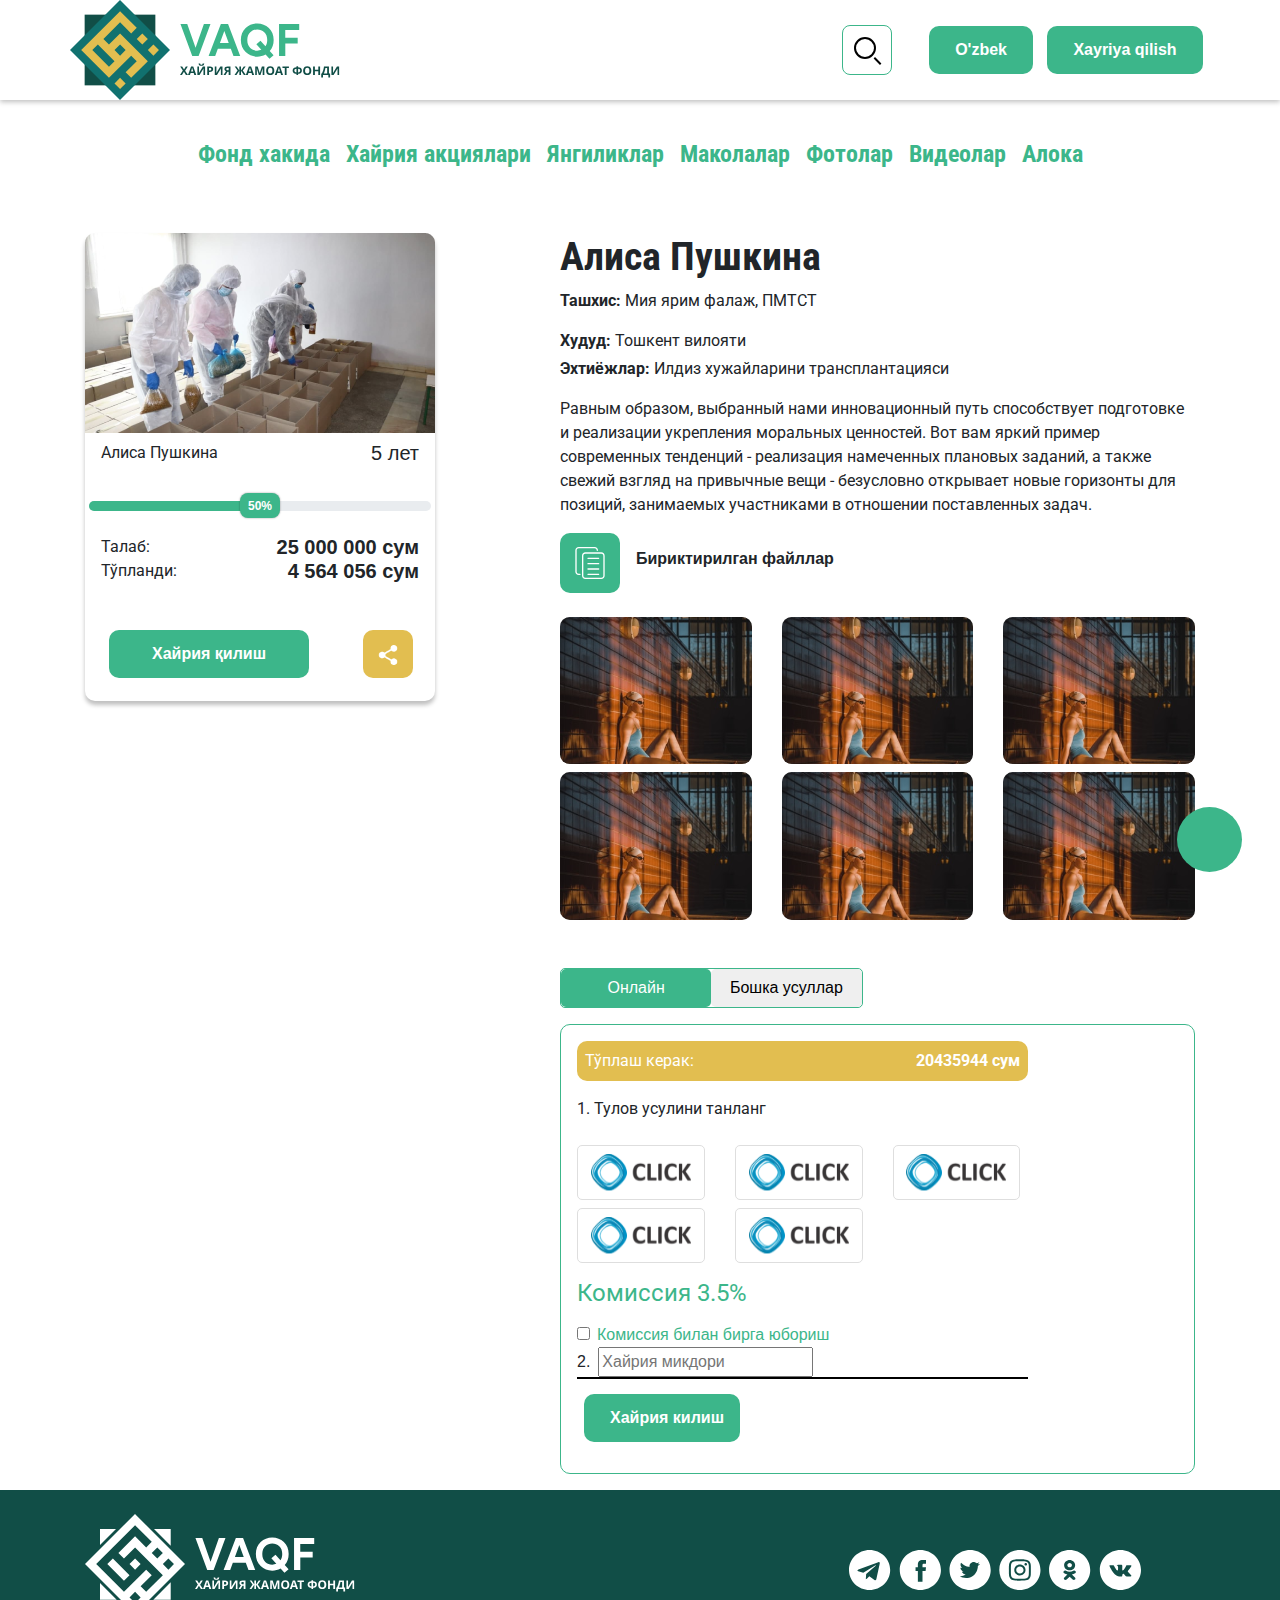
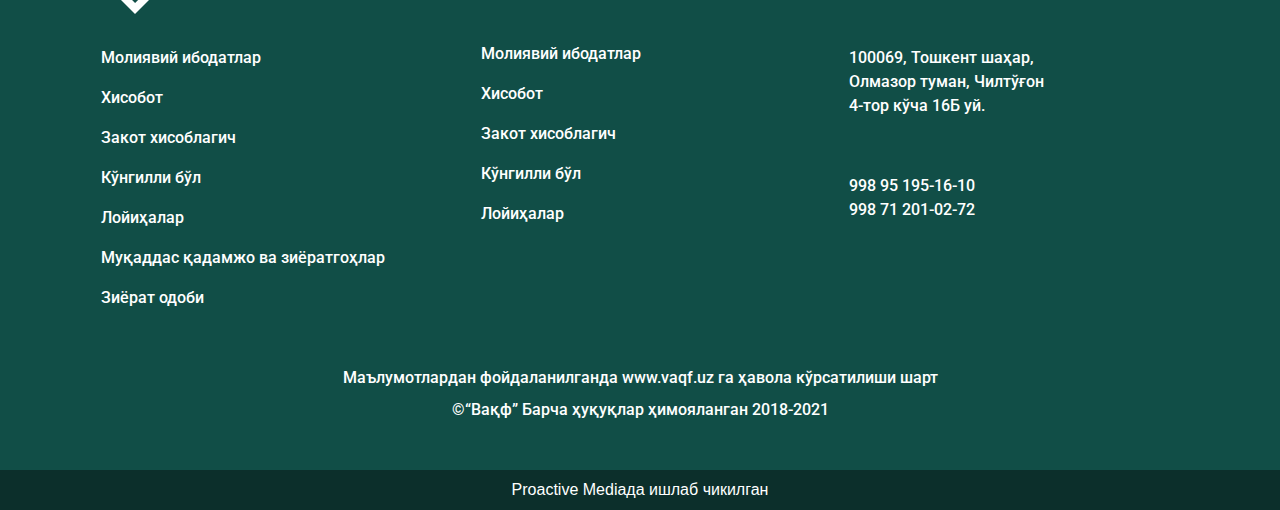
<file: card.html>
<!DOCTYPE html>
<html lang="en">
<head>
    <meta charset="UTF-8">
    <meta name="viewport" content="width=device-width, initial-scale=1, shrink-to-fit=no">
    <title>Card</title>
    <link rel="stylesheet" href="https://maxcdn.bootstrapcdn.com/bootstrap/4.0.0/css/bootstrap.min.css" integrity="sha384-Gn5384xqQ1aoWXA+058RXPxPg6fy4IWvTNh0E263XmFcJlSAwiGgFAW/dAiS6JXm" crossorigin="anonymous">
    <link rel="stylesheet" href="style.css">
    <link rel="stylesheet" href="footer.css">
    <link rel="stylesheet" href="header.css">
    <link rel="preconnect" href="https://fonts.gstatic.com">
    <link href="https://fonts.googleapis.com/css2?family=Ubuntu:ital,wght@0,400;0,500;0,700;1,400&display=swap" rel="stylesheet">
    <link rel="stylesheet" href="https://cdnjs.cloudflare.com/ajax/libs/font-awesome/5.15.3/css/all.min.css" integrity="sha512-iBBXm8fW90+nuLcSKlbmrPcLa0OT92xO1BIsZ+ywDWZCvqsWgccV3gFoRBv0z+8dLJgyAHIhR35VZc2oM/gI1w==" crossorigin="anonymous"/>
    <link href='http://fonts.googleapis.com/css?family=Roboto' rel='stylesheet' type='text/css'>
    <link rel="stylesheet" type="text/css" href="https://coco-factory.jp/ugokuweb/wp-content/themes/ugokuweb/data/reset.css">
</head>
<body class="bg-white">



<section class="header">
    <div class="shadow">
        <nav class="navbar container navbar-expand-lg navbar-light p-0">
            <a class="navbar-brand p-0 d-flex align-items-center" href="index.html">
                <img src="images/Logo.svg" alt="">
            </a>
            <button class="navbar-toggler" type="button" data-toggle="collapse" data-target="#navbarSupportedContent"
                    aria-controls="navbarSupportedContent" aria-expanded="false" aria-label="Toggle navigation">
                <span class="navbar-toggler-icon"></span>
            </button>


            <div class="collapse navbar-collapse" id="navbarSupportedContent">
                <ul class="navbar-nav align-items-center ml-auto">
                    <div class="container search-input">
                        <div>
                            <input type="text" placeholder="Search...">
                            <div class="search"></div>
                        </div>
                    </div>
                     <div style="width: unset" class="menu btn button_hover bg-transparent">
                        <div class="dropdown dropdown-5 color_back_btn ml-auto text-white my-2 my-sm-0">
                            O'zbek
                            <ul class="dropdown_menu dropdown_menu-5 pt-2">
                                <li class="dropdown_item-1">Ingliz</li>
                                <li class="dropdown_item-2">Rus</li>
                            </ul>
                            </dov>
                        </div>
                    </div>

                    <button type="submit" class="btn button_hover bg-transparent">
                        <div class="color_back_btn ml-auto text-white my-2 my-sm-0">Xayriya qilish</div>
                    </button>
                </ul>
            </div>
        </nav>
    </div>
    <div class="container pt-4 pb-4 d-flex justify-content-center">
        <div class="navbar navbar-expand">
            <ul class="navbar-nav">
                <li class="nav-item">
                    <a class="nav-link" href="fond-haqida.html"><h4 class="color_text font-weight-bold ">Фонд хакида</h4></a>
                </li>
                <li class="nav-item">
                    <a class="nav-link" href="xayriya-page.html"><h4 class="color_text font-weight-bold ">Хайрия акциялари</h4></a>
                </li>
                <li class="nav-item">
                    <a class="nav-link" href="yangiliklar-page.html"><h4 class="color_text font-weight-bold ">Янгиликлар</h4></a>
                </li>
                <li class="nav-item">
                    <a class="nav-link" href="#"><h4 class="color_text font-weight-bold ">Маколалар</h4></a>
                </li>
                <li class="nav-item">
                    <a class="nav-link" href="photo-page.html"><h4 class="color_text font-weight-bold ">Фотолар</h4></a>
                </li>
                <li class="nav-item">
                    <a class="nav-link" href="video-page.html"><h4 class="color_text font-weight-bold ">Видеолар</h4></a>
                </li>
                <li class="nav-item">
                    <a class="nav-link" href="#"><h4 class="color_text font-weight-bold ">Алока</h4></a>
                </li>
            </ul>

        </div>
    </div>
</section>
<section class="header_mobile d-none">
    <nav class="navbar container navbar-expand-lg navbar-light">
        <button style="height: 50px;width: 50px;display: flex;align-items: center;justify-content: center;border: 1px solid #3CB68A;border-radius: 8px;outline: none" id="toggle" class="navbar-toggler" onclick="mobile_toggle()" type="button">
            <div class="span p-1" ><img width="25px" src="image/img.png" alt=""></div>
        </button>
        <a class="navbar-brand p-0 d-flex align-items-center" href="#">
            <img width="200px" src="images/Logo.svg" alt="">
        </a>
        <div>
            <div class="open-btn d-none"></div>
            <div id="search-wrap" class="d-none">
                <div class="close-btn"><span></span><span></span></div>
                <div class="search-area">
                    <form role="search" method="get" action="">
                        <input type="text" value="" name="" id="search-text" placeholder="search">
                        <input type="submit" id="searchsubmit" value="">
                    </form>
                </div>
            </div>
        </div>
    </nav>
    <div id="mobile_items" class="d-none container">
        <ul class="navbar-nav">
            <li class="nav-item">
                <a class="nav-link" href="#"><h4 class="color_text font-weight-normal ">Фонд хакида</h4></a>
            </li>
            <li class="nav-item">
                <a class="nav-link" href="#"><h4 class="color_text font-weight-normal ">Хайрия акциялари</h4></a>
            </li>
            <li class="nav-item">
                <a class="nav-link" href="#"><h4 class="color_text font-weight-normal ">Янгиликлар</h4></a>
            </li>
            <li class="nav-item">
                <a class="nav-link" href="#"><h4 class="color_text font-weight-normal ">Маколалар</h4></a>
            </li>
            <li class="nav-item">
                <a class="nav-link" href="#"><h4 class="color_text font-weight-normal ">Фотолар</h4></a>
            </li>
            <li class="nav-item">
                <a class="nav-link" href="#"><h4 class="color_text font-weight-normal ">Видеолар</h4></a>
            </li>
            <li class="nav-item">
                <a class="nav-link" href="#"><h4 class="color_text font-weight-normal ">Алока</h4></a>
            </li>
        </ul>
        <div class="ml-auto">
            <button class="btn bg-white mr-4 main_dropMobile  d-block mt-2">UZ</button>
            <button class="btn bg-white mr-4 main_dropMobile  d-block mt-2">RU</button>
            <button class="btn bg-white mr-4 main_dropMobile  d-block mt-2">EN</button>
        </div>
    </div>
</section>


<section class="aksiya">
    <div class="container">
        <div class="row">
            <div class="col-lg-4 col-12 mt-3">
                <div style="box-shadow: 0px 4px 4px rgba(0, 0, 0, 0.25); border-radius: 10px;">
                    <a href="fond-haqida.html"><img class="card_img" src="image/newsimg.png" alt=""></a>
                    <div class="d-flex px-3 pt-2  justify-content-between">
                        <p>Алиса Пушкина</p>
                        <h5>5 лет</h5>
                    </div>
                    <div class="mx-1">
                        <div class="progress" style="height:10px">
                            <div class="progress-bar color_back" role="progressbar" style="border-radius: 5px;width: 50%" aria-valuenow="25" aria-valuemin="0" aria-valuemax="100">
                                <div class="button text-white">50%</div>
                            </div>
                        </div>
                    </div>
                    <div class="mx-3">
                        <div class="d-flex mt-4 justify-content-between">
                            <p class="mb-0">Талаб: </p>
                            <h5 class="mb-0 font-weight-bold">25 000 000 сум</h5>
                        </div>
                        <div class="d-flex justify-content-between">
                            <p>Тўпланди:</p>
                            <h5 class="font-weight-bold">4 564 056 сум</h5>
                        </div>
                        <div class="d-flex justify-content-between align-items-center pb-3 mt-4">
                            <button style="width: 215px;" type="submit" class="btn button_hover bg-transparent">
                                <div style="width: 200px;" class="color_back_btn ml-auto text-white my-sm-0"
                                >Хайрия қилиш
                                </div>
                            </button>
                             <button style="width: 63px;height: 62px" type="submit" class="btn button_hover3 bg-transparent">
                                <div style="width: 50px;" class="color_back_btn button_back_color ml-auto text-white text-center px-0 my-sm-0"><img height="20px" src="image/share.png" alt=""></div>
                            </button>
                        </div>
                    </div>
                </div>
            </div>
            <div class="col-lg-7 offset-lg-1 col-12 mt-3">
                <h1 class="font-weight-bold">Алиса Пушкина</h1>
                <p><span class="font-weight-bold">Ташхис: </span>Мия ярим фалаж, ПМТСТ</p>
                <p class="my-1"><span class="font-weight-bold">Худуд: </span>Тошкент вилояти</p>
                <p><span class="font-weight-bold">Эхтиёжлар: </span>Илдиз хужайларини трансплантацияси</p>
                <p class="mt-2">Равным образом, выбранный нами инновационный путь способствует подготовке и реализации укрепления моральных ценностей. Вот вам яркий пример современных тенденций - реализация намеченных плановых заданий, а также свежий взгляд на привычные вещи - безусловно открывает новые горизонты для позиций, занимаемых участниками в отношении поставленных задач.</p>
                <div class="d-flex align-items-center"><img src="images/alisa.svg" alt=""><h6 class="font-weight-bold ml-3">Бириктирилган файллар</h6></div>
                <div class="row mt-3">
                    <div class="col-lg-4 col-6 mt-2"><img class="border-radius" width="100%" src="images/fayl.svg" alt=""></div>
                    <div class="col-lg-4 col-6 mt-2"><img class="border-radius" width="100%" src="images/fayl.svg" alt=""></div>
                    <div class="col-lg-4 col-6 mt-2"><img class="border-radius" width="100%" src="images/fayl.svg" alt=""></div>
                    <div class="col-lg-4 col-6 mt-2"><img class="border-radius" width="100%" src="images/fayl.svg" alt=""></div>
                    <div class="col-lg-4 col-6 mt-2"><img class="border-radius" width="100%" src="images/fayl.svg" alt=""></div>
                    <div class="col-lg-4 col-6 mt-2"><img class="border-radius" width="100%" src="images/fayl.svg" alt=""></div>
                    <div class="col-lg-6 mt-5 mb-3">
                        <div class="d-flex button-group">
                            <button onclick="online()" class="btn w-50 text-white" id="online">Онлайн</button>
                            <button onclick="other()"  class="btn w-50" id="other">Бошка усуллар</button>
                        </div>
                    </div>
                    <div class="col-12 mb-3">
                        <div class="online-xayriya p-3">
                            <div class="need d-flex justify-content-between w-75 p-2">
                                <p class="text-white">Тўплаш керак:</p>
                                <p class="text-white font-weight-bold">20435944 сум</p>
                            </div>
                            <p class="mt-3">1. Тулов усулини танланг</p>
                            <div class="row">
                                <div class="col-lg-3 col-md-4 col-6 mt-2 text-center">
                                    <div class="brand p-2">
                                        <img src="images/clik.svg" alt="">
                                    </div>
                                </div>
                                <div class="col-lg-3 col-md-4 col-6 mt-2 text-center">
                                    <div class="brand p-2">
                                        <img src="images/clik.svg" alt="">
                                    </div>
                                </div>
                                <div class="col-lg-3 col-md-4 col-6 mt-2 text-center">
                                    <div class="brand p-2">
                                        <img src="images/clik.svg" alt="">
                                    </div>
                                </div>
                                <div class="col-lg-3 col-md-4 col-6 mt-2"></div>
                                <div class="col-lg-3 col-md-4 col-6 mt-2 text-center">
                                    <div class="brand p-2">
                                        <img src="images/clik.svg" alt="">
                                    </div>
                                </div>
                                <div class="col-lg-3 col-md-4 col-6 mt-2 text-center">
                                    <div class="brand p-2">
                                        <img src="images/clik.svg" alt="">
                                    </div>
                                </div>
                            </div>
                            <p style="font-size: 24px;line-height: 28px;color: #3CB68A;" class="mt-3">Комиссия 3.5%</p>
                            <div class="form-check">
                                <input class="form-check-input" type="checkbox" value="" id="flexCheckChecked" >
                                <label class="form-check-label" for="flexCheckChecked">
                                    Комиссия билан бирга юбориш
                                </label>
                            </div>
                            <span>2.</span><input class="ml-2" style="outline: none" type="text" placeholder="Хайрия микдори">
                            <div class="w-75" style="height: 2px;background-color: black"></div>
                                <button type="submit" class="btn my-2 button_hover bg-transparent">
                                    <div class="color_back_btn ml-auto text-white my-2 my-sm-0">Хайрия килиш</div>
                                </button>
                        </div>
                       <div class="boshqa_usul d-none p-3">
                           <div id="accordion">
                               <div class="card">
                                   <div class="card-header" id="heading-1">
                                       <h5 class="mb-0">
                                           <a role="button" style="text-decoration: none" data-toggle="collapse" href="#collapse-1" aria-expanded="false" aria-controls="collapse-1">
                                               Жамгарма нима килади
                                           </a>
                                       </h5>
                                   </div>
                                   <div id="collapse-1" class="collapse" data-parent="#accordion" aria-labelledby="heading-1">
                                       <div class="card-body">
                                           Жамгарма нима килади
                                       </div>
                                   </div>
                               </div>
                               <div class="card">
                                   <div class="card-header" id="heading-2">
                                       <h5 class="mb-0">
                                           <a class="collapsed" style="text-decoration: none" role="button" data-toggle="collapse" href="#collapse-2" aria-expanded="false" aria-controls="collapse-2">
                                               Хайрия пуллари каерга кетади
                                           </a>
                                       </h5>
                                   </div>
                                   <div id="collapse-2" class="collapse" data-parent="#accordion" aria-labelledby="heading-2">
                                       <div class="card-body">
                                           Text 2
                                       </div>
                                   </div>
                               </div>
                               <div class="card">
                                   <div class="card-header" id="heading-3">
                                       <h5 class="mb-0">
                                           <a style="text-decoration: none" class="collapsed" role="button" data-toggle="collapse" href="#collapse-3" aria-expanded="false" aria-controls="collapse-3">
                                               Жамгармани ривожлантириш учун кандай маблак
                                               манбалари мавжуд
                                           </a>
                                       </h5>
                                   </div>
                                   <div id="collapse-3" class="collapse" data-parent="#accordion" aria-labelledby="heading-3">
                                       <div class="card-body">
                                           Text 3
                                       </div>
                                   </div>
                               </div>
                               <div class="card">
                                   <div class="card-header" id="heading-4">
                                       <h5 class="mb-0">
                                           <a style="text-decoration: none" class="collapsed" role="button" data-toggle="collapse" href="#collapse-4" aria-expanded="false" aria-controls="collapse-4">
                                               Жамгарма учун кандай лойихалар режалаштирилган
                                           </a>
                                       </h5>
                                   </div>
                                   <div id="collapse-4" style="text-decoration: none" class="collapse" data-parent="#accordion" aria-labelledby="heading-4">
                                       <div class="card-body">
                                           Text 3
                                       </div>
                                   </div>
                               </div>
                               <div class="card">
                                   <div class="card-header" id="heading-5">
                                       <h5 class="mb-0">
                                           <a style="text-decoration: none" class="collapsed" role="button" data-toggle="collapse" href="#collapse-5" aria-expanded="false" aria-controls="collapse-5">
                                               Жисмоний шахслар кандай ёрдам бериши мумкин
                                           </a>
                                       </h5>
                                   </div>
                                   <div id="collapse-5" style="text-decoration: none" class="collapse" data-parent="#accordion" aria-labelledby="heading-5">
                                       <div class="card-body">
                                           Text 3
                                       </div>
                                   </div>
                               </div>
                           </div>
                       </div>
                    </div>
                </div>
            </div>
        </div>
    </div>
</section>

<section class="footer">
    <div class="container">
        <div class="row pt-4">
            <div class="col-md-4">
                <a class="navbar-brand p-0 d-flex align-items-center" href="#">
                    <img src="images/logofooter.svg" alt="">
                </a>
                <ul class="nav flex-column mt-4">
                    <li class="nav-item">
                        <a class="nav-link text-white " href="#"><p class="font-family-bold">Молиявий ибодатлар</p></a>
                    </li>
                    <li class="nav-item">
                        <a class="nav-link text-white " href="#"><p class="font-family-bold">Хисобот</p></a>
                    </li>
                    <li class="nav-item">
                        <a class="nav-link text-white " href="#"><p class="font-family-bold">Закот хисоблагич</p></a>
                    </li>
                    <li class="nav-item">
                        <a class="nav-link text-white " href="#"><p class="font-family-bold">Кўнгилли бўл</p></a>
                    </li>
                    <li class="nav-item">
                        <a class="nav-link text-white " href="#"><p class="font-family-bold">Лойиҳалар</p></a>
                    </li>
                    <li class="nav-item">
                        <a class="nav-link text-white " href="#"><p class="font-family-bold">Муқаддас қадамжо ва зиёратгоҳлар</p></a>
                    </li>
                    <li class="nav-item">
                        <a class="nav-link text-white " href="#"><p class="font-family-bold">Зиёрат одоби</p></a>
                    </li>
                </ul>
            </div>
            <div class="col-md-4 mt-5 pt-5">
                <ul class="nav flex-column mt-4">
                    <li class="nav-item">
                        <a class="nav-link text-white " href="#"><p class="font-family-bold">Молиявий ибодатлар</p></a>
                    </li>
                    <li class="nav-item">
                        <a class="nav-link text-white " href="#"><p class="font-family-bold">Хисобот</p></a>
                    </li>
                    <li class="nav-item">
                        <a class="nav-link text-white " href="#"><p class="font-family-bold">Закот хисоблагич</p></a>
                    </li>
                    <li class="nav-item">
                        <a class="nav-link text-white " href="#"><p class="font-family-bold">Кўнгилли бўл</p></a>
                    </li>
                    <li class="nav-item">
                        <a class="nav-link text-white " href="#"><p class="font-family-bold">Лойиҳалар</p></a>
                    </li>
                </ul>
            </div>
            <div class="col-md-4 mt-2">
                <ul class="nav mt-4">
                    <li class="nav-item">
                        <a class="nav-link text-white p-1" href="#"><img src="images/Telegram.svg" alt=""></a>
                    </li>
                    <li class="nav-item">
                        <a class="nav-link text-white p-1" href="#"><img src="images/Facebook.svg" alt=""></a>
                    </li>
                    <li class="nav-item">
                        <a class="nav-link text-white p-1" href="#"><img src="images/Twitter.svg" alt=""></a>
                    </li>
                    <li class="nav-item">
                        <a class="nav-link text-white p-1" href="#"><img src="images/Instagram.svg" alt=""></a>
                    </li>
                    <li class="nav-item">
                        <a class="nav-link text-white p-1" href="#"><img src="images/OK.svg" alt=""></a>
                    </li>
                    <li class="nav-item">
                        <a class="nav-link text-white p-1" href="#"><img src="images/VK.svg" alt=""></a>
                    </li>
                </ul>
                <a class="nav-link mt-5 text-white p-1" href="#" style="width: 218px;">
                    <p>
                        100069, Тошкент шаҳар, Олмазор туман, Чилтўғон 4-тор кўча 16Б уй.
                    </p>
                </a>
                <a class="nav-link mt-5 text-white p-1" href="#" style="width: 155px;">
                    <p>998 95 195-16-10
                        998 71 201-02-72
                    </p>
                </a>

            </div>
            <div class="col-12 my-5 text-center">
                <p class="text-white">Маълумотлардан фойдаланилганда www.vaqf.uz га ҳавола кўрсатилиши шарт</p>
                <p class="text-white mt-2">©“Вақф” Барча ҳуқуқлар ҳимояланган 2018-2021</p>
            </div>
        </div>
    </div>
</section>
<section class="footer-mobile d-none">
    <div class="container">
        <div class="row pt-4">

            <div class="col-md-4">
                <a class="navbar-brand p-0 d-flex align-items-center" href="#">
                    <img height="100px" src="images/logofooter.svg" alt="">
                </a>
                <div class="mt-2">
                    <ul class="nav mt-4">
                        <li class="nav-item">
                            <a class="nav-link text-white p-1" href="#"><img src="images/Telegram.svg" alt=""></a>
                        </li>
                        <li class="nav-item">
                            <a class="nav-link text-white p-1" href="#"><img src="images/Facebook.svg" alt=""></a>
                        </li>
                        <li class="nav-item">
                            <a class="nav-link text-white p-1" href="#"><img src="images/Twitter.svg" alt=""></a>
                        </li>
                        <li class="nav-item">
                            <a class="nav-link text-white p-1" href="#"><img src="images/Instagram.svg" alt=""></a>
                        </li>
                        <li class="nav-item">
                            <a class="nav-link text-white p-1" href="#"><img src="images/OK.svg" alt=""></a>
                        </li>
                        <li class="nav-item">
                            <a class="nav-link text-white p-1" href="#"><img src="images/VK.svg" alt=""></a>
                        </li>
                    </ul>
                    <a class="nav-link mt-5 text-white p-1 font-weight-bold" href="#" style="width: 218px;">100069, Тошкент шаҳар, Олмазор туман, Чилтўғон 4-тор кўча 16Б уй.</a>
                    <a class="nav-link mt-5 text-white p-1 font-weight-bold" href="#" style="width: 155px;"> 998 95 195-16-10
                        998 71 201-02-72
                    </a>

                </div>
                <div class="border mt-3 w-100"></div>
                <ul class="nav flex-column mt-4">
                    <li class="nav-item">
                        <a class="nav-link text-white p-0" href="#"><p class="mb-0 font-weight-bold font-family-bold">Молиявий ибодатлар</p></a>
                    </li>
                    <li class="nav-item">
                        <a class="nav-link text-white p-0" href="#"><p class="mb-0 font-weight-bold font-family-bold">Хисобот</p></a>
                    </li>
                    <li class="nav-item">
                        <a class="nav-link text-white p-0" href="#"><p class="fmb-0 font-weight-bold ont-family-bold">Закот хисоблагич</p></a>
                    </li>
                    <li class="nav-item">
                        <a class="nav-link text-white p-0" href="#"><p class="mb-0 font-weight-bold font-family-bold">Кўнгилли бўл</p></a>
                    </li>
                    <li class="nav-item">
                        <a class="nav-link text-white p-0" href="#"><p class="mb-0 font-weight-bold font-family-bold">Лойиҳалар</p></a>
                    </li>
                    <li class="nav-item">
                        <a class="nav-link text-white p-0" href="#"><p class="mb-0 font-weight-bold font-family-bold">Муқаддас қадамжо ва зиёратгоҳлар</p></a>
                    </li>
                    <li class="nav-item">
                        <a class="nav-link text-white p-0" href="#"><p class="mb-0 font-weight-bold font-family-bold">Зиёрат одоби</p></a>
                    </li>
                </ul>
                <div class="border mt-3 w-100"></div>
            </div>

            <div class="col-md-4 mt-3">
                <ul class="nav flex-column mt-4">
                    <li class="nav-item">
                        <a class="nav-link text-white p-0" href="#"><p class="mb-0 font-family-bold font-weight-bold">Молиявий ибодатлар</p></a>
                    </li>
                    <li class="nav-item">
                        <a class="nav-link text-white p-0" href="#"><p class="mb-0 font-family-bold font-weight-bold">Хисобот</p></a>
                    </li>
                    <li class="nav-item">
                        <a class="nav-link text-white p-0" href="#"><p class="mb-0 font-family-bold font-weight-bold">Закот хисоблагич</p></a>
                    </li>
                    <li class="nav-item">
                        <a class="nav-link text-white p-0" href="#"><p class="mb-0 font-family-bold font-weight-bold">Кўнгилли бўл</p></a>
                    </li>
                    <li class="nav-item">
                        <a class="nav-link text-white p-0" href="#"><p class="mb-0 font-family-bold font-weight-bold">Лойиҳалар</p></a>
                    </li>
                </ul>
            </div>
            <div class="col-12 my-3 text-center">
                <p class="text-white font-weight-bold">Маълумотлардан фойдаланилганда www.vaqf.uz га ҳавола кўрсатилиши шарт</p>
                <p class="text-white mt-2 font-weight-bold">©“Вақф” Барча ҳуқуқлар ҳимояланган 2018-2021</p>
            </div>
        </div>
    </div>
</section>
<section class="proactive py-2 text-center">
    <a href="" class="text-white">Proactive Mediaда ишлаб чикилган</a>
</section>
<button class="scroll" onclick="topFunction()" id="myBtn"  title="Go to top"><div class="scroll_div"><span class="fa fa-angle-up"></span></div></button>
<script src="https://code.jquery.com/jquery-3.4.1.min.js"></script>
<script src="https://coco-factory.jp/ugokuweb/wp-content/themes/ugokuweb/data/7-2-2/js/7-2-2.js"></script>
<script src="https://stackpath.bootstrapcdn.com/bootstrap/4.3.1/js/bootstrap.min.js" ></script>
<script src="script.js"></script>
</body>
</html>
</file>
<file: style.css>
@import url('https://fonts.googleapis.com/css2?family=Roboto+Condensed:ital,wght@0,300;0,400;0,700;1,300;1,400;1,700&display=swap');
@import url('https://fonts.googleapis.com/css2?family=Roboto:ital,wght@0,100;0,300;0,400;0,500;0,700;0,900;1,100;1,300;1,400;1,500;1,700;1,900&display=swap');

.color_text {
    color: #3CB68A;
}
.color_back {
    background: #3CB68A;
    font-weight: bold;
}
.anim {
    width: 200px!important;
}
.border_share {
    border-radius: 10px;
}
h1{
    font-family: 'Roboto Condensed', sans-serif;
}
p{
    font-family: 'Roboto', sans-serif;
}
button{
    font-weight: bold;
}

.page-item .page-link {
    width: 50px;
    height: 50px;
    border-radius: 50%;
    display: flex;
    align-items: center;
    justify-content: center;
    margin: 0 10px;
    background: #E8E8E8;
}
.text{
    text-decoration: none!important;
}
.page-item .prev {
    border-radius: 50% !important;
}
.page-item .next {
    border-radius: 50% !important;
}
.button_hover{
    border-radius: 15px;
    padding: 3px;
    outline: none!important;
    border: 4px solid transparent;
    width: 170px;
}
.button_hover3{
    border-radius: 15px;
    padding: 3px;
    outline: none!important;
    border: 4px solid transparent;
    width: 170px;
}
.button_hover1{
    border-radius: 15px;
    padding: 3px;
    outline: none!important;
    border: 4px solid transparent;
    width: 380px;
}
.color_back_btn {
    background: #3CB68A;
    font-weight: bold;
    padding: 12px 26px;
    border-radius: 10px;
}
.color_back_btn2 {
    background: #3CB68A;
    font-weight: bold;
    padding: 4px;
    border-radius: 10px;
}
.button_hover1:hover{
    border: 4px solid #3CB68A;
}
.button_hover3:hover{
    border: 4px solid #E2BE50;
}
.pagination .page-item .page-link {
    color: #000000;
}
.text-decoration-none{
    text-decoration: none!important;
}
.button_hover:hover{
    border: 4px solid #3CB68A;
}
.card_img{
    width: 100%;
}
.drop {
    min-width: 100%;
    position: absolute;
    top: 100%;
    left: 0;

    border-radius: 5px;
    height: 0;
}
.input_tolov:focus {
    box-shadow:  inset 0 0 0 1px #3CB68A, 0 0 3px 1px #3CB68A;;
    outline: none;
}

.input_tolov {
    border-radius: 10px;
    padding: 10px;
    box-shadow: inset 0px 0px 4px rgba(0, 0, 0, 0.25);
    border: none;
    outline: none;
    width: 380px;
}
.lang {
    padding: 0.25rem 1rem;
}
.main_drop {
    width: 50px;
    height: 50px;
    background-color: white!important;
    border: 1px solid #3CB68A;
    border-radius: 8px;
    font-size: 24px;
}
.main_drop1:focus{
    box-shadow: none;
}
.main_drop1 {
    width: 50px;
    height: 50px;
    background-color: white!important;
    border: 1px solid #3CB68A;
    font-size: 24px;
    border-radius: 8px
}
.main_drop2 {
    width: 0px;
    height: 50px;
    background-color: white!important;
    border: 1px solid white;
    /*border-bottom-left-radius: .25rem;;*/
    /*border-top-left-radius: .25rem;;*/
    font-size: 24px;
    border-radius: 8px;
}
.main_dropMobile {
    width: 50px;
    height: 50px;
    background-color: white!important;
    border: 1px solid #3CB68A!important;
    border-radius: 8px;
    font-size: 20px;
}
.dropdown-toggle{
    font-size: 22px;
}

.shadow {
    box-shadow: 0px 2px 5px rgba(0, 0, 0, 0.25);
}
.input{
    width: 450px;
}
@media (max-width: 992px) {
.navbar-collapse {

}
    .navbar-collapse ul{
        margin-left: 0!important;
        flex-direction: unset;
    }
    .drop {
        position: absolute;
        top: 100%;
        left: 0;
    }
}

.one .item {
    height: 720px!important;
    width: 100% !important;

    padding-top: 50px;
}

.item h1 {
    font-style: normal;
    font-weight: bold;
    color: #FFFFFF;
    font-size: 5rem!important;
    width: 77%!important;
}
.item p {

    width: 797px;
    font-style: normal;
    font-weight: normal;
    font-size: 24px;
    line-height: 28px;

    color: #FFFFFF;

}




@import url(https://fonts.googleapis.com/css?family=Open+Sans:400,700);
@keyframes bake-pie {
    from {
        transform: rotate(0deg) translate3d(0, 0, 0);
    }
}





.pieID {
    display: inline-block;
    vertical-align: top;
}

.pie {
    height: 200px;
    width: 200px;
    position: relative;
    margin: 0 30px 30px 0;
}

.pie::before {
    content: "";
    display: block;
    position: absolute;
    z-index: 1;
    width: 100px;
    height: 100px;
    background: #EEE;
    border-radius: 50%;
    top: 50px;
    left: 50px;
}

.pie::after {
    content: "";
    display: block;
    width: 120px;
    height: 2px;
    background: rgba(0, 0, 0, 0.1);
    border-radius: 50%;
    box-shadow: 0 0 3px 4px rgba(0, 0, 0, 0.1);
    margin: 220px auto;
}

.slice {
    position: absolute;
    width: 200px;
    height: 200px;
    clip: rect(0px, 200px, 200px, 100px);
    animation: bake-pie 1s;
}

.slice span {
    display: block;
    position: absolute;
    top: 0;
    left: 0;
    background-color: black;
    width: 200px;
    height: 200px;
    border-radius: 50%;
    clip: rect(0px, 200px, 200px, 100px);
}

.legend {
    list-style-type: none;
    margin: 0;
    background: #FFF;
    padding: 15px;
    font-size: 13px;
    box-shadow: 1px 1px 0 #DDD, 2px 2px 0 #BBB;
}

.legend li {
    width: 250px;
    height: 1.25em;
    margin-bottom: 0.7em;
    padding-left: 0.5em;
    border-left: 1.25em solid black;
}

.legend em {
    font-style: normal;
}

.legend span {
    float: right;
}



.textColor {
    color: #C4C4C4;
}
.progress {
    overflow: unset;
    border-radius: 5px;
    margin-top: 20px;
}
.progress-bar {
    position: relative;
}
.button {
    display: flex;
    justify-content: center;
    align-items: center;
    position: absolute;
    width: 40px;
    height: 25px;
    right: -20px;
    background: #3CB68A;
    box-shadow: 0px 0px 2px rgba(0, 0, 0, 0.4);
    border-radius: 8px;
}
.button_back_color {
    background: #E2BE50;
}

.dropdown-toggle:after {
    display: none!important;
}

@media (max-width: 992px) {
   .header {
       display: none;
   }
    .header_mobile {
        display: block!important;
    }
}

.chart {
    width: 100%!important;
    height: 100%!important;
}

.chartPercent {
    width: 50px;
    height: 30px;
}

.video {
    position: relative;
}
.card-img-top{
    border-radius: 10px;
}
.video_play{
    position: absolute;
    width: 120px;
    top: calc(50% - 60px);
    left: calc(50% - 60px);
}
.link{
    position: absolute;
    top: 0;
    left: 0;
    right: 0;
    bottom: 0;
}

@media (min-width: 768px) {
    .carousel-inner .active,
    .carousel-inner .active + .carousel-item,
    .carousel-inner .active + .carousel-item + .carousel-item,
    .carousel-inner .active + .carousel-item + .carousel-item + .carousel-item  {
        display: block;
    }

    .carousel-inner .carousel-item.active:not(.carousel-item-right):not(.carousel-item-left),
    .carousel-inner .carousel-item.active:not(.carousel-item-right):not(.carousel-item-left) + .carousel-item,
    .carousel-inner .carousel-item.active:not(.carousel-item-right):not(.carousel-item-left) + .carousel-item + .carousel-item,
    .carousel-inner .carousel-item.active:not(.carousel-item-right):not(.carousel-item-left) + .carousel-item + .carousel-item + .carousel-item {
        transition: none;
    }

    .carousel-inner .carousel-item-next,
    .carousel-inner .carousel-item-prev {
        position: relative;
        transform: translate3d(0, 0, 0);
    }

    .carousel-inner .active.carousel-item + .carousel-item + .carousel-item + .carousel-item + .carousel-item {
        position: absolute;
        top: 0;
        right: -25%;
        z-index: -1;
        display: block;
        visibility: visible;
    }
    .active.carousel-item-left + .carousel-item-next.carousel-item-left,
    .carousel-item-next.carousel-item-left + .carousel-item,
    .carousel-item-next.carousel-item-left + .carousel-item + .carousel-item,
    .carousel-item-next.carousel-item-left + .carousel-item + .carousel-item + .carousel-item,
    .carousel-item-next.carousel-item-left + .carousel-item + .carousel-item + .carousel-item + .carousel-item {
        position: relative;
        transform: translate3d(-100%, 0, 0);
        visibility: visible;
    }
    .carousel-inner .carousel-item-prev.carousel-item-right {
        position: absolute;
        top: 0;
        left: 0;
        z-index: -1;
        display: block;
        visibility: visible;
    }
    .active.carousel-item-right + .carousel-item-prev.carousel-item-right,
    .carousel-item-prev.carousel-item-right + .carousel-item,
    .carousel-item-prev.carousel-item-right + .carousel-item + .carousel-item,
    .carousel-item-prev.carousel-item-right + .carousel-item + .carousel-item + .carousel-item,
    .carousel-item-prev.carousel-item-right + .carousel-item + .carousel-item + .carousel-item + .carousel-item {
        position: relative;
        transform: translate3d(100%, 0, 0);
        visibility: visible;
        display: block;
        visibility: visible;
    }

}
@media (min-width: 768px) {
    .multi-item-carousel .carousel-inner .carousel-item {
        margin-right: inherit;
    }
    .multi-item-carousel .carousel-inner .carousel-item.active + .carousel-item,
    .multi-item-carousel .carousel-inner .carousel-item.active + .carousel-item + .carousel-item {
        display: block;
    }
    .multi-item-carousel .carousel-inner .carousel-item.active:not(.carousel-item-right):not(.carousel-item-left),
    .multi-item-carousel .carousel-inner .carousel-item.active:not(.carousel-item-right):not(.carousel-item-left) + .carousel-item,
    .multi-item-carousel .carousel-inner .carousel-item.active:not(.carousel-item-right):not(.carousel-item-left) + .carousel-item + .carousel-item {
        transition: none;
    }
    .multi-item-carousel .carousel-inner .carousel-item.active + .carousel-item + .carousel-item + .carousel-item {
        position: absolute;
        top: 0;
        right: -33.33333333%;
        z-index: -1;
        display: block;
        visibility: visible;
    }
    .multi-item-carousel .carousel-inner .carousel-item-next,
    .multi-item-carousel .carousel-inner .carousel-item-prev {
        position: relative;
        transform: translate3d(0, 0, 0);
    }
    .multi-item-carousel .carousel-inner .carousel-item-prev.carousel-item-right {
        position: absolute;
        top: 0;
        left: 0;
        z-index: -1;
        display: block;
        visibility: visible;
    }
    .multi-item-carousel .active.carousel-item-left + .carousel-item-next.carousel-item-left,
    .multi-item-carousel .carousel-item-next.carousel-item-left + .carousel-item,
    .multi-item-carousel .carousel-item-next.carousel-item-left + .carousel-item + .carousel-item,
    .multi-item-carousel .carousel-item-next.carousel-item-left + .carousel-item + .carousel-item + .carousel-item {
        position: relative;
        transform: translate3d(-100%, 0, 0);
        visibility: visible;
    }
    .multi-item-carousel .active.carousel-item-right + .carousel-item-prev.carousel-item-right,
    .multi-item-carousel .carousel-item-prev.carousel-item-right + .carousel-item,
    .multi-item-carousel .carousel-item-prev.carousel-item-right + .carousel-item + .carousel-item,
    .multi-item-carousel .carousel-item-prev.carousel-item-right + .carousel-item + .carousel-item + .carousel-item {
        position: relative;
        transform: translate3d(100%, 0, 0);
        display: block;
        visibility: visible;
    }
}

.border_car {
    border: 1px solid #3CB68A;
    border-radius: 10px;
    display: flex;
    justify-content: center;
    align-items: center;
}
.icon {
    width: 40px;
    height: 40px;
    border-radius: 50%;
    background-color: white;
}
.proactive{
    background-color: #0C2F2B;
}
#mobile_items{
    position: absolute;
    z-index: 1000;
    background-color: white;
    width: 100%;
    max-width: 100%;
    padding: 8vw;
}
@media (max-width: 558px) {
.owl-nav{
    display: none;
}
}
@media (max-width: 768px) {
.footer {
    display: none;
}
    .footer-mobile{
        background-color: #114E47;
        display: block!important;
    }
    .item p {
        margin-top: 0;
        width: unset;
    }
    .item h1 {
        font-size: 10vw!important;
        line-height: 70px;
        width: 100% !important;
    }
    .owl-button{
        margin-top: 0!important;

    }
    .carousel-control-next {
        right: 0;
    }
    .carousel-control-prev {
        left: 0;
    }
    .input_tolov {
        width: 300px;
    }
    .btn_tolov {
        width: 300px!important;
    }
    .input {
        width: 100% !important;
    }
    .button_mob{
        text-align: center;
    }

    .border_car img {
        max-width: 160px;
    }
    .button_hover{
        border-radius: 15px;
        padding: 3px;
        outline: none!important;
        border: 4px solid transparent;
        width: 170px;
    }
    .button_hover:hover{
        border: 4px solid #3CB68A;
    }

}
@media (max-width: 992px) {
    .video_play {
        width: 100px;
        top: calc(50% - 50px) !important;
        left: calc(50% - 50px) !important;
    }
    .mobil_karousel{
        display: none;
    }
    .footer {
        margin-top: 70px;
    }
    .footer-mobile {
        margin-top: 70px;
    }
}


@media (max-width: 992px) and (min-width: 768px){

    .border_car {
        padding-right: 0!important;
        padding-left: 0!important;
    }
    .border_car img {
        max-width: 140px;
    }


}
@media (max-width: 1200px) and (min-width: 992px){
.container .row .col-lg-2 div{
    padding-left: 0!important;
    padding-right: 0!important;
}
}
@media (max-width: 992px) and (min-width: 0px){
    #search-wrap{
        display: flex!important;
    }
    .open-btn{
        display: block!important;
    }
}
@media (max-width: 450px) and (min-width: 0px){
    .item_btn{
        width: 140px;
    }
}



/*========= レイアウトのためのCSS ===============*/



/*========= 検索窓を開くための虫眼鏡ボタン設定 ===========*/

.open-btn{
    /*position: absolute;*/
    /*top:20px;*/
    /*right:10px;*/
    background:#fff url("images/img.png") no-repeat center;
    background-size: 30px 30px;
    width:50px;
    height:50px;
    border: 1px solid #3CB68A;
    border-radius: 8px;
    cursor: pointer;
}


#search-wrap{
    position:fixed;/*固定配置にして*/
    top: 0px;
    left: 0;
    z-index: -1;/*最背面に設定*/
    opacity: 0;/*透過を0に*/
    transition: all 0.4s;/*transitionを使ってスムースに現れる*/
    width:100%;
    height: 100vh;
    display: flex;!important;
    justify-content: center;
    align-items: center;
}

/*ボタンクリック後、JSで#search-wrapに panelactive クラスが付与された後の見た目*/
#search-wrap.panelactive{
    opacity: 1;/*不透明に変更*/
    z-index: 3;/*全面に出現*/
    background:#333;
    /*中の要素を天地中央揃えにする設定*/
    display: flex;
    justify-content: center;
    align-items: center;
}

/*==検索窓のエリア*/

#search-wrap .search-area{
    display: none;/*検索窓のエリアは、はじめ非表示*/
}

/*ボタンクリック後、JSで#search-wrapに panelactive クラスが付与された後*/
#search-wrap.panelactive .search-area{
    display: block;/*検索窓エリアを表示*/
    width:80%;
    position: relative;
}

/*==検索フォームの設定*/

#search-wrap form{
    position: relative;
    height: 66px;
}

/*==テキスト入力とボタンinput共通設定*/
#search-wrap input{
    -webkit-appearance:none;/*SafariやChromeのデフォルトの設定を無効*/
    outline: none;
    cursor: pointer;/*カーソルを指マークに*/
    color: #fff;
}

/*テキスト入力input設定*/
#search-wrap input[type="text"] {
    width: 100%;
    padding: 20px;
    border: none;
    border-bottom:2px solid #666;
    transition: all 0.5s;
    letter-spacing: 0.05em;
}

#search-wrap input[type="text"]:focus {
    background:#444;
}

/*ボタンinput設定*/
#search-wrap input[type="submit"] {
    position: absolute;
    top:0;
    right:10px;
    background:url("images/img.png") no-repeat 15px center;/*虫眼鏡アイコンを背景に表示*/
    background-size: 25px 25px;
    width:60px;
    height: 60px;
}

/*=======　閉じるための×ボタン　========*/
.close-btn{
    position: absolute;
    top:10px;
    right:10px;
    z-index: 2;
    cursor: pointer;
    width: 60px;
    height:60px;
}

.close-btn span{
    display: inline-block;
    position: absolute;
    left: 14px;
    height: 3px;
    border-radius: 2px;
    background-color: #fff;
}

/*×マーク*/
.close-btn span:nth-of-type(1) {
    top: 21px;
    left: 16px;
    transform: translateY(6px) rotate(-135deg);
    width: 50%;
}

.close-btn span:nth-of-type(2){
    top: 32px;
    left: 16px;
    transform: translateY(-6px) rotate(135deg);
    width: 50%;
}

.fond_page{
    width: 225px;
    height: 50px;
    left: 165px;
    top: 319px;
    background: #FFF;
    border: 1px solid #3CB68A;
    box-sizing: border-box;
    border-radius: 10px;
    color: black;
}
.mb-0 > a {
    display: block;
    position: relative;
}
.mb-0 > a:after {
    content: url("images/top.svg");
    position: absolute;
    right: 0;
}
.mb-0 > a[aria-expanded="true"]:after {
    content: url("images/bottom.png");
}
#accordion .card{
    background: #FFFFFF;
    border: 1px solid #3CB68A;
    box-sizing: border-box;
    border-radius: 10px;
    margin-top: 5px;

}
#accordion .card a {
    color: black;
}
#content p {
    color: black;
}

.button-group{
    border: 1px solid #3CB68A;
    box-sizing: border-box;
    border-radius: 5px;
}
.button-group button {
    border-radius: 5px;
}
.button-group button:focus{
    box-shadow: none;
}
.button-group button:nth-child(1){
    background-color: #3CB68A;
}
.online-xayriya{
    border: 1px solid #3CB68A;
    box-sizing: border-box;
    border-radius: 10px;
}
.need{
    height: 40px;
    background: #E2BE50;
    border-radius: 10px;
}
.brand{
    border: 1px solid #DEDEDE;
    box-sizing: border-box;
    border-radius: 5px;
}
.form-check-label{
    color: #3CB68A;
}
.boshqa_usul{
    border: 1px solid #3CB68A;
    box-sizing: border-box;
    border-radius: 10px;
}
html {
    box-sizing: border-box;
}

*, *::after, *::before {
    box-sizing: inherit;
}

body {
    background: #333;
    font-family: "Open Sans", sans-serif;
}





.input_btn{
    width: 0;
    -webkit-transition: width 3s;
    -moz-transition: width 3s;
    -ms-transition: width 3s;
    -o-transition: width 3s;
    transition: width 3s;
}

.search:focus .input_btn{
    width: 200px!important;
    -webkit-transition: width 3s;
    -moz-transition: width 3s;
    -ms-transition: width 3s;
    -o-transition: width 3s;
    transition: width 3s;

}





.transform {
    -webkit-transition: all 2s ease;
    -moz-transition: all 2s ease;
    -o-transition: all 2s ease;
    -ms-transition: all 2s ease;
    transition: all 2s ease;
}

.transform-active {


    width: 300px;
}

.test{
    transition: 0.5s ease;
}

.test-1{
    width: 100px;
    border: 1px solid #3CB68A;
}
.drop{
    z-index: 5;
    transition: 0.5s;
    transition-delay: 1s;
}
.links{
    /*height: 0;*/
    /*display: none;*/
    opacity: 0;
}
.links:hover{
    background-color: #3CB68A;
}
.link1{
    display: block;
    height: 33%;
    color: #000;
    text-align: center;
    opacity: 1;
}
.drop1{
    display: block;
    border: 1px solid #3CB68A;
    height: 5rem;
}
.date{
    border: 1px solid #3CB68A;
    box-sizing: border-box;
    border-radius: 7px;
    width: 300px;
    height: 40px;
    padding: 0 10px;
    outline: none;
}

@media (max-width: 992px) {
.chart_page{
    display: none;
}
    .chart_page_mobile{
        display: block!important;
    }
}
th, tr, td{
    border: 1px solid #3CB68A!important;
    background: #FCFCFC;
}
thead{
    border-radius: 20px!important;
}
@media (max-width: 992px) {
.table{
    overflow-x: scroll;
    margin-right: 10px;
}
}



.menu {
    display: flex;
    justify-content: center;
}
.dropdown {
    /*padding: 20px 40px;*/
    /*display: flex;*/
    /*justify-content: center;*/
    /*align-items: center;*/
    /*color: #fff;*/
    /*background: #34495e;*/
    position: relative;
    /*font-size: 18px;*/
    /*!*perspective: 1000px;*!*/
    z-index: 100;
}
.dropdown:hover {
    cursor: pointer;
}
.dropdown:hover .dropdown_menu li {
    display: block;
}
.dropdown_menu {
    position: absolute;
    top: 100%;
    left: 0;
    width: 100%;
    perspective: 1000px;
    z-index: -1;
}
.dropdown_menu li {
    border-radius: 10px;
    display: none;
    color: #fff;
    background-color: #3CB68A;
    padding: 10px 20px;
    font-size: 16px;
    opacity: 0;
}
.dropdown_menu li:hover {
    background-color: #2980b9;
}
.dropdown:hover .dropdown_menu--animated {
    display: block;
}
.dropdown_menu--animated {
    display: none;
}
.dropdown_menu--animated li {
    display: block;
    opacity: 1;
}


.dropdown_menu-5 .dropdown_item-1 {
    transform-origin: top center;
    animation: translateX 300ms 60ms ease-in-out forwards;
}
.dropdown_menu-5 .dropdown_item-2 {
    transform-origin: top center;
    animation: translateX 300ms 120ms ease-in-out forwards;
}



@keyframes translateX {
    0% {
        opacity: 0;
        transform: translateX(60px);
    }
    80% {
        transform: translateX(-5px);
    }
    100% {
        opacity: 1;
        transform: translateX(0px);
    }
}


#owl-modal .owl-nav{
    margin-top: 0!important;
}
#owl-modal .owl-nav .owl-prev{
    background-color: white!important;
    margin-left: 25px;
}
#owl-modal .owl-nav .owl-next{
    background-color: white!important;
    margin-right: 25px;
}
</file>
<file: footer.css>
footer {
    position: fixed;
    bottom: 0;
    right: 0;
    font-size: 13px;
    background: #DDD;
    padding: 5px 10px;
    margin: 5px;
}

.footer {
    background: #114E47;
}

#myBtn {
    position: fixed;
    bottom: 20px;
    right: 30px;
    z-index: 99;
    outline: none;
    color: white;
    cursor: pointer;
    border-radius: 50px;
    font-size: 18px;
}

.scroll{
    border: 5px solid transparent!important;
    padding: 3px!important;
    background-color: transparent!important;

}

.dk-dropdown{
    margin: 1px;
    padding: 0px;
}
.scroll:hover{
    border: 5px solid #3CB68A!important;
}
.scroll_div {
    width: 65px;
    height: 65px;
    border-radius: 50%;
    display: flex;
    align-items: center;
    justify-content: center;
    background: #3CB68A!important;
    font-size: 27px ;
}
.footer p{
    margin-bottom: 0;
    font-weight: 500;
}


 .owl-nav button span {
    font-size: 50px;
    margin-bottom: 10px;
}
 .owl-nav button {
    position: absolute;
    outline: none!important;
}
 .carousel-control-prev {
    height: 50px!important;
    width: 50px;!important;
    border-radius: 50%!important;
    background-color: #3CB68A!important;
    display: flex!important;
    justify-content: center!important;
    align-items: center!important;
    font-size: 50px;
    color: #114E47;
    left: -5vh;
    opacity: 1;
    top: calc(50% - 25px);
}
 .carousel-control-next {
    height: 50px!important;
    width: 50px;!important;
    border-radius: 50%!important;
    background-color: #3CB68A!important;
    display: flex!important;
    justify-content: center!important;
    align-items: center!important;
    font-size: 50px;
    color: #114E47;
    right: -5vh;
    opacity: 1;
    top: calc(50% - 25px);
}
.border-none{
    border: none!important;
}
 .carousel-control-next-icon {

}
 .carousel-control-next {
    font-size: 50px;
    background-image: none;
    color: #114E47;
}
 .owl-nav button:nth-child(1) {
    left: -5px;
    top: 38%;
}
#owl-demo .owl-nav button:nth-child(1) span{
    margin-right: 4px;
     color: white;
}
#owl-demo .owl-nav button:nth-child(2) span {
    margin-left: 4px;
     color: white;
}
 .owl-nav button:nth-child(2) {
    right: -5px;
    top: 38%;
}
 .owl-nav button {
    height: 50px!important;
    width: 50px!important;
    border-radius: 50%!important;
    background-color: #3CB68A!important;
    display: flex!important;
    justify-content: center!important;
    align-items: center!important;
}
 .owl-nav button:hover {
    color: #3cb68a!important;
}

.carousel_footer{
    width: 80%;
}
</file>
<file: header.css>
.search-input {
    width: 300px;
    height: 100px;
    position: relative;
}
.search-input .search {
    position: absolute;
    top: 25px;
    right: 0;
    bottom: 0;
    left: 220px;
    width: 50px;
    height: 50px;
    border: 1px solid #3CB68A;
    border-radius: 8px;
    color: black;
    font-size: 24px;
    background: white;

    z-index: 4;
}
@media (max-width: 400px){
    .search-input .search{
        left: 250px;
    }
}


.search-input .search:hover {
    cursor: pointer;
}
.search-input .search::before {
    content: "";
    position: absolute;
    margin: auto;
    top: 22px;
    right: 0;
    bottom: 0;
    left: 20px;
    width: 9px;
    height: 2px;
    background: black;
    transform: rotate(45deg);

}
.search-input .search::after {
    content: "";
    position: absolute;
    margin: auto;
    top: -5px;
    right: 0;
    bottom: 0;
    left: -5px;
    width: 22px;
    height: 22px;
    border-radius: 50%;
    border: 2px solid black;

}
.search-input input {
    font-family: 'XBRoyaBold','Inconsolata', monospace;
    position: absolute;
    text-align: left;
    top: 25px;
    right: 0;
    bottom: 0;
    left: 200px;
    width: 50px;
    height: 50px;
    outline: none;
    background: white;
    color: black;
    padding: 0 80px 0 20px;
    border-radius: 10px;
    border: 1px solid #3CB68A;
    transition: all 0.5s;
    opacity: 0;
    z-index: 5;
    font-weight: bolder;
}
.search-input input:hover {
    cursor: pointer;
}
.search-input input:focus {
    width: 300px;
    opacity: 1;
    cursor: text;
    left: -30px;
}
.search-input input:focus ~ .search {
    right: 0;
    background: white;
    z-index: 6;
    border-left: none;
    border-bottom-left-radius: unset;
    border-top-left-radius: unset;
}
.search-input input:focus ~ .search::before {
    top: 0;
    left: 0;
    width: 25px;
}
.search-input input:focus ~ .search::after {
    top: 0;
    left: 0;
    width: 25px;
    height: 2px;
    border: none;
    background: black;
    border-radius: 0%;
    transform: rotate(-45deg);
}
.search-input input::placeholder {
    color: white;
    opacity: 0.5;
    font-weight: bolder;
}
.navbar ul li a h4{
    font-family: 'Roboto Condensed', sans-serif;
}
#mobile_items ul li a h4{
    font-family: 'Roboto Condensed', sans-serif;
}
.headerFooter {
    flex-direction: unset!important;
}

@media (max-width: 400px){
    .search-input input:focus{
        left: 0;
    }
}
</file>
